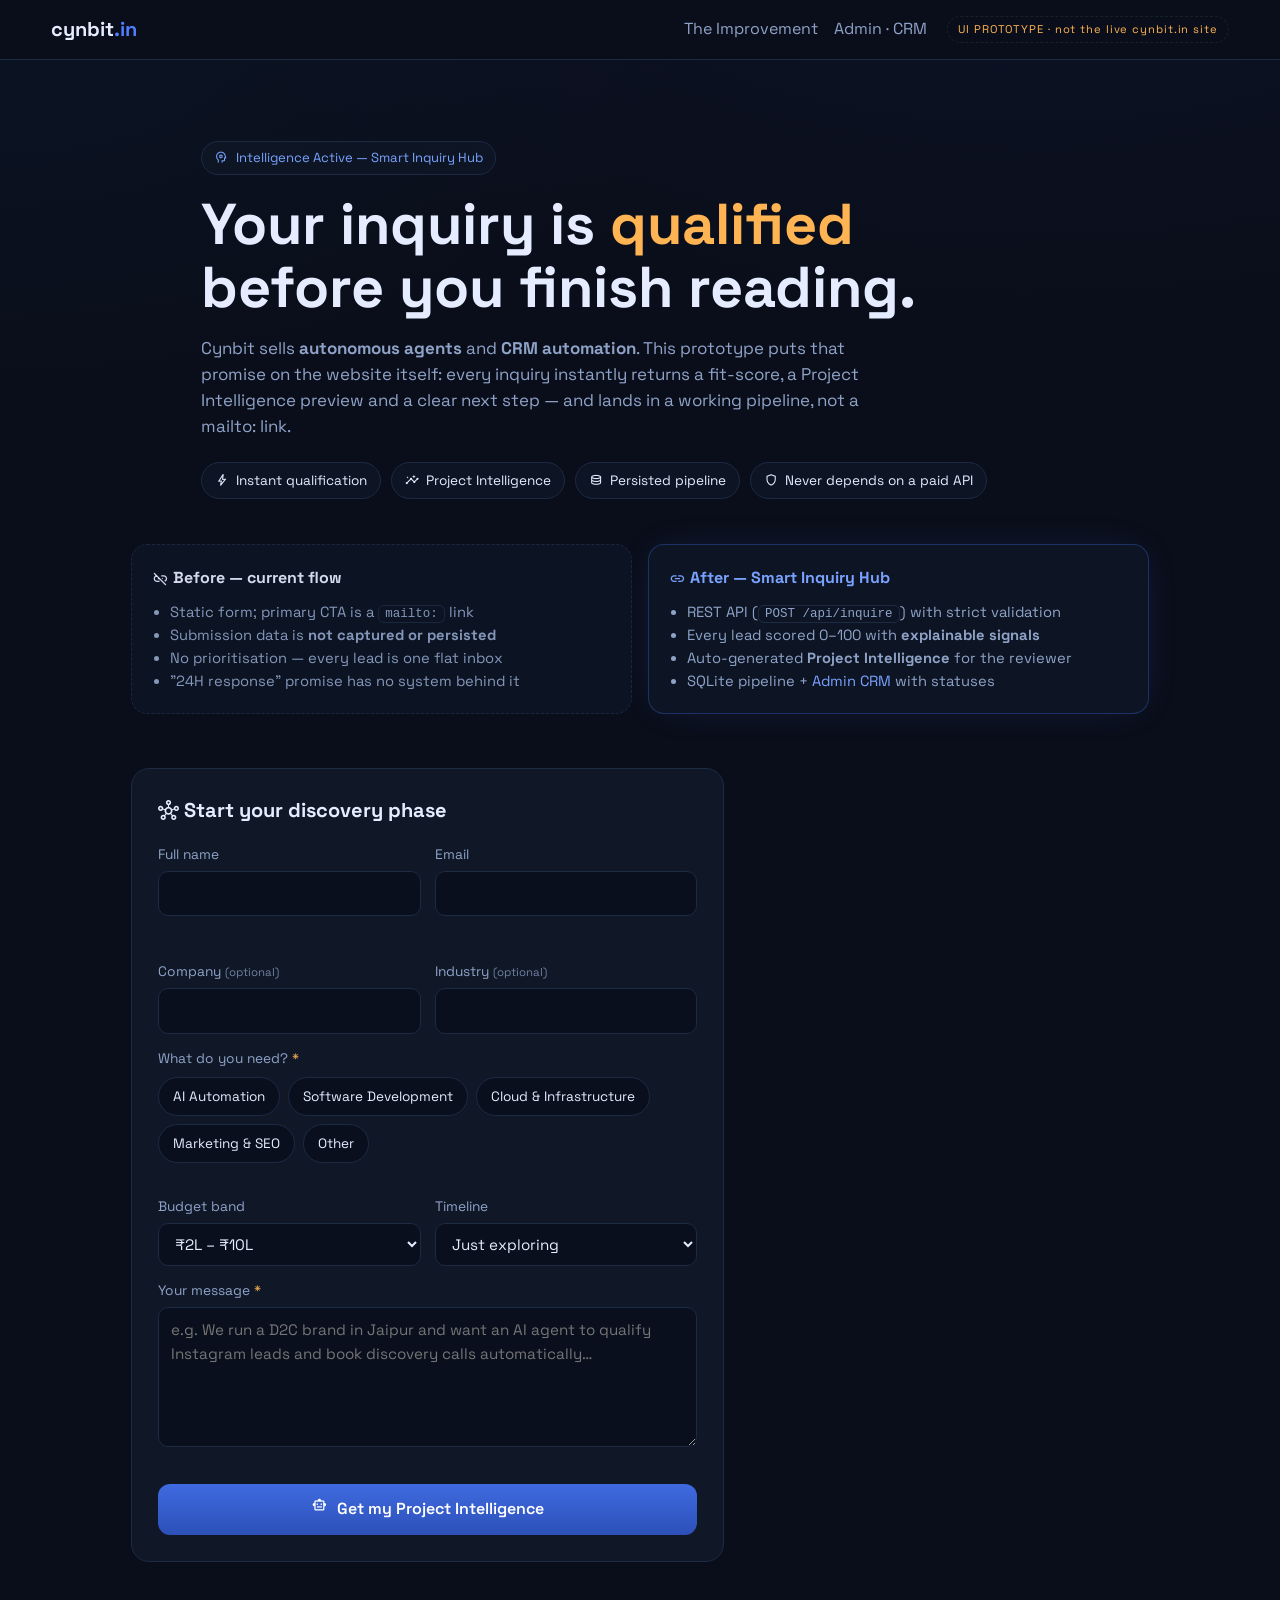
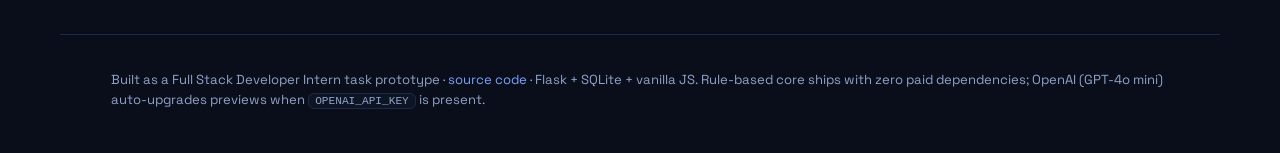
<file: templates/index.html>
<!DOCTYPE html>
<html lang="en">
<head>
<meta charset="UTF-8">
<meta name="viewport" content="width=device-width, initial-scale=1.0">
<title>Cynbit Smart Inquiry Hub — Prototype</title>
<link rel="preconnect" href="https://fonts.googleapis.com">
<link href="https://fonts.googleapis.com/css2?family=Space+Grotesk:wght@400;500;600;700&family=Material+Symbols+Outlined:opsz,wght,FILL@20..48,300..500,0..1&display=swap" rel="stylesheet">
<link rel="stylesheet" href="/static/style.css">
</head>
<body>

<nav class="nav">
  <a class="logo" href="/">cynbit<span>.in</span></a>
  <div class="nav-links">
    <a href="#improvement">The Improvement</a>
    <a href="/admin">Admin · CRM</a>
  </div>
  <span class="proto-badge">UI PROTOTYPE · not the live cynbit.in site</span>
</nav>

<header class="hero">
  <div class="hero-eyebrow"><span class="material-symbols-outlined">psychology</span> Intelligence Active — Smart Inquiry Hub</div>
  <h1>Your inquiry is <em>qualified</em><br>before you finish reading.</h1>
  <p class="lede">Cynbit sells <strong>autonomous agents</strong> and <strong>CRM automation</strong>. This prototype puts that promise on the website itself: every inquiry instantly returns a fit-score, a Project Intelligence preview and a clear next step — and lands in a working pipeline, not a mailto: link.</p>
  <div class="hero-chips">
    <span class="chip"><span class="material-symbols-outlined">bolt</span>Instant qualification</span>
    <span class="chip"><span class="material-symbols-outlined">insights</span>Project Intelligence</span>
    <span class="chip"><span class="material-symbols-outlined">database</span>Persisted pipeline</span>
    <span class="chip"><span class="material-symbols-outlined">shield</span>Never depends on a paid API</span>
  </div>
</header>

<section class="compare" id="improvement">
  <div class="cards">
    <div class="card before">
      <h3><span class="material-symbols-outlined">link_off</span> Before — current flow</h3>
      <ul>
        <li>Static form; primary CTA is a <code>mailto:</code> link</li>
        <li>Submission data is <strong>not captured or persisted</strong></li>
        <li>No prioritisation — every lead is one flat inbox</li>
        <li>"24H response" promise has no system behind it</li>
      </ul>
    </div>
    <div class="card after">
      <h3><span class="material-symbols-outlined">link</span> After — Smart Inquiry Hub</h3>
      <ul>
        <li>REST API (<code>POST /api/inquire</code>) with strict validation</li>
        <li>Every lead scored 0–100 with <strong>explainable signals</strong></li>
        <li>Auto-generated <strong>Project Intelligence</strong> for the reviewer</li>
        <li>SQLite pipeline + <a href="/admin">Admin CRM</a> with statuses</li>
      </ul>
    </div>
  </div>
</section>

<main class="hub">
  <div class="form-wrap">
    <h2><span class="material-symbols-outlined">hub</span> Start your discovery phase</h2>
    <form id="inquiry" novalidate>
      <div class="grid">
        <label>Full name
          <input id="name" name="name" type="text" autocomplete="name" required>
          <span class="err" data-err-for="name"></span>
        </label>
        <label>Email
          <input id="email" name="email" type="email" autocomplete="email" required>
          <span class="err" data-err-for="email"></span>
        </label>
        <label>Company <small>(optional)</small>
          <input id="company" name="company" type="text" autocomplete="organization">
        </label>
        <label>Industry <small>(optional)</small>
          <input id="industry" name="industry" type="text">
        </label>
      </div>

      <div class="chips-group" data-field="service">
        <span class="chips-label">What do you need? <span class="req">*</span></span>
        <div class="chips" id="serviceChips">
          <button type="button" data-value="AI Automation">AI Automation</button>
          <button type="button" data-value="Software Development">Software Development</button>
          <button type="button" data-value="Cloud & Infrastructure">Cloud & Infrastructure</button>
          <button type="button" data-value="Marketing & SEO">Marketing & SEO</button>
          <button type="button" data-value="Other">Other</button>
        </div>
        <span class="err" data-err-for="service"></span>
      </div>

      <div class="grid">
        <label>Budget band
          <select id="budget" name="budget">
            <option>Under ₹50k</option>
            <option>₹50k – ₹2L</option>
            <option selected>₹2L – ₹10L</option>
            <option>₹10L+</option>
            <option>Not sure yet</option>
          </select>
        </label>
        <label>Timeline
          <select id="timeline" name="timeline">
            <option>ASAP / this month</option>
            <option>1–3 months</option>
            <option>3–6 months</option>
            <option selected>Just exploring</option>
          </select>
        </label>
      </div>

      <label>Your message <span class="req">*</span>
        <textarea id="message" name="message" rows="5" maxlength="3000"
          placeholder="e.g. We run a D2C brand in Jaipur and want an AI agent to qualify Instagram leads and book discovery calls automatically…"></textarea>
        <span class="err" data-err-for="message"></span>
      </label>

      <!-- honeypot for bots -->
      <input type="text" id="website_hp" name="website" tabindex="-1" autocomplete="off" class="hp">

      <button class="submit" id="submitBtn" type="submit">
        <span class="material-symbols-outlined">smart_toy</span>
        Get my Project Intelligence
      </button>
    </form>
  </div>

  <aside class="result" id="resultCard" hidden>
    <div class="score-ring">
      <svg viewBox="0 0 120 120" role="img" aria-label="Lead score">
        <circle class="ring-bg" cx="60" cy="60" r="52"/>
        <circle class="ring-fg" id="ringFg" cx="60" cy="60" r="52"/>
      </svg>
      <div class="score-num"><span id="scoreVal">0</span><small>/100</small></div>
      <div class="tier" id="tierBadge">—</div>
    </div>

    <section class="intel">
      <h4><span class="material-symbols-outlined">psychology_alt</span> Project Intelligence
        <span class="src" id="srcBadge">rule-engine</span></h4>
      <p id="intelText">—</p>
    </section>

    <section class="nextstep">
      <h4><span class="material-symbols-outlined">flag</span> Next step</h4>
      <p id="nextStepText">—</p>
    </section>

    <details class="signals">
      <summary>Why this score? <small>(explainable, honest)</small></summary>
      <ul id="signalsList"></ul>
    </details>

    <p class="saved"><span class="material-symbols-outlined">check_circle</span> Saved to pipeline · lead <b id="leadId">#—</b> · visible in <a href="/admin">Admin CRM</a></p>
    <p class="disclaimer">Scores are transparent rules — never a black box. A human reviewer always decides.</p>
  </aside>
</main>

<footer>
  <p>Built as a Full Stack Developer Intern task prototype · <a href="https://github.com/varunjain2409/cynbit-smart-inquiry-hub">source code</a> · Flask + SQLite + vanilla JS. Rule-based core ships with zero paid dependencies; OpenAI (GPT-4o mini) auto-upgrades previews when <code>OPENAI_API_KEY</code> is present.</p>
</footer>

<script src="/static/app.js"></script>
</body>
</html>
</file>
<file: static/style.css>
/* Cynbit Smart Inquiry Hub — prototype UI
   Palette & typography aligned with cynbit.in (dark, code-cadenced). */

:root{
  --bg:#0a0e1a; --panel:#101828; --panel2:#0d1524; --line:#1d2a44;
  --text:#e6ecff; --muted:#8fa3c8; --accent:#4f7dff; --accent2:#7aa2ff;
  --gold:#ffb454; --hot:#ff6b6b; --warm:#ffb454; --expl:#64d2a5; --ok:#64d2a5;
}

*{box-sizing:border-box}
html{scroll-behavior:smooth}
body{
  margin:0; background:
    radial-gradient(900px 500px at 80% -10%, #16224a55, transparent),
    radial-gradient(700px 400px at 0% 0%, #0e2a4a33, transparent),
    var(--bg);
  color:var(--text);
  font-family:'Space Grotesk', system-ui, sans-serif;
  line-height:1.55;
}
a{color:var(--accent2); text-decoration:none}
a:hover{text-decoration:underline}
code{background:#0d1524; border:1px solid var(--line); border-radius:6px; padding:1px 6px; font-size:.85em}
.material-symbols-outlined{vertical-align:-4px; font-size:1.05em}

/* nav */
.nav{display:flex; align-items:center; gap:20px; padding:14px 4vw; border-bottom:1px solid var(--line); position:sticky; top:0; background:#0a0e1acc; backdrop-filter:blur(8px); z-index:5}
.nav .logo{font-weight:700; font-size:1.25rem; color:var(--text); text-decoration:none}
.nav .logo span{color:var(--accent)}
.nav-links{display:flex; gap:16px; margin-left:auto}
.nav-links a{color:var(--muted)}
.nav .proto-badge{font-size:.7rem; letter-spacing:.08em; color:var(--gold); border:1px dashed #6a52; padding:4px 10px; border-radius:99px}

/* hero */
.hero{max-width:980px; margin:9vh auto 4vh; padding:0 4vw}
.hero-eyebrow{display:inline-flex; gap:8px; align-items:center; color:var(--accent2); border:1px solid var(--line); background:#101828aa; padding:6px 12px; border-radius:999px; font-size:.82rem; margin-bottom:18px}
.hero h1{font-size:clamp(2rem, 5.2vw, 3.6rem); line-height:1.08; margin:0 0 14px}
.hero h1 em{font-style:normal; color:var(--gold); position:relative}
.lede{color:var(--muted); font-size:1.06rem; max-width:62ch}
.hero-chips{display:flex; flex-wrap:wrap; gap:10px; margin-top:22px}
.chip{display:inline-flex; gap:7px; align-items:center; font-size:.85rem; color:var(--text); border:1px solid var(--line); background:var(--panel2); padding:7px 13px; border-radius:999px}

/* before/after */
.compare{max-width:1120px; margin:5vh auto; padding:0 4vw}
.cards{display:grid; grid-template-columns:1fr 1fr; gap:16px}
.card{border:1px solid var(--line); border-radius:16px; padding:20px; background:var(--panel2)}
.card h3{margin:.1rem 0 .6rem; font-size:1rem}
.card ul{margin:0; padding-left:18px; color:var(--muted); font-size:.92rem}
.card.before{opacity:.92; border-style:dashed}
.card.after{border-color:#335ec966; box-shadow:0 0 40px -12px #4f7dff33}
.card.after h3{color:var(--accent2)}

/* hub layout */
.hub{display:grid; grid-template-columns:minmax(0,1.25fr) minmax(300px,.85fr); gap:22px; max-width:1120px; margin:6vh auto 8vh; padding:0 4vw}
.form-wrap{border:1px solid var(--line); border-radius:18px; background:var(--panel); padding:26px}
.form-wrap h2{margin:0 0 18px; font-size:1.25rem}
.grid{display:grid; grid-template-columns:1fr 1fr; gap:14px}
label{display:block; font-size:.86rem; color:var(--muted); margin-bottom:14px}
small{opacity:.75}
input, select, textarea{
  width:100%; margin-top:6px; background:#0a0f1e; border:1px solid var(--line);
  color:var(--text); border-radius:10px; padding:10px 12px; font:inherit; font-size:.95rem;
}
input:focus, select:focus, textarea:focus{outline:2px solid var(--accent); outline-offset:1px; border-color:transparent}
textarea{resize:vertical}
.err{display:block; color:#ff8f8f; font-size:.78rem; min-height:1em; margin-top:4px}
.chips-group{margin-bottom:16px}
.chips-label{display:block; font-size:.86rem; color:var(--muted); margin-bottom:8px}
.chips{display:flex; flex-wrap:wrap; gap:8px}
.chips button{
  cursor:pointer; font:inherit; font-size:.85rem; color:var(--text);
  background:#0a0f1e; border:1px solid var(--line); border-radius:999px; padding:8px 14px;
  transition:.15s ease;
}
.chips button:hover{border-color:var(--accent)}
.chips button.on{background:#1d3a8a44; border-color:var(--accent); color:#e8efff}
.req{color:var(--gold)}
.hp{position:absolute; left:-9999px; height:0; opacity:0}
.submit{
  width:100%; cursor:pointer; margin-top:6px; font:inherit; font-weight:600;
  color:#fff; background:linear-gradient(180deg,#3f6ae0,#2c50b8);
  border:0; border-radius:12px; padding:13px 18px; display:flex; gap:9px; justify-content:center;
}
.submit:hover{filter:brightness(1.08)}
.submit[disabled]{opacity:.55; cursor:progress}

/* result */
.result{border:1px solid var(--line); border-radius:18px; background:var(--panel); padding:26px; align-self:start; position:sticky; top:90px}
.score-ring{position:relative; width:170px; margin:2px auto 12px; text-align:center}
.ring-bg, .ring-fg{fill:none; stroke-width:10; transform:rotate(-90deg); transform-origin:50% 50%}
.ring-bg{stroke:#1d2a44}
.ring-fg{stroke:var(--accent); stroke-linecap:round; stroke-dasharray:327; stroke-dashoffset:327; transition:stroke-dashoffset 1s ease}
.score-num{position:absolute; inset:38px 0 34px}
.score-num span{font-size:2.1rem; font-weight:700}
.score-num small{color:var(--muted)}
.tier{position:absolute; bottom:26px; width:100%; font-size:.78rem; letter-spacing:.12em; text-transform:uppercase; color:var(--muted)}
.tier.hot{color:var(--hot)} .tier.warm{color:var(--warm)} .tier.exploring{color:var(--expl)}
section h4{margin:10px 0 4px; font-size:.95rem}
.intel p, .nextstep p{margin:0 0 6px; color:var(--muted); font-size:.92rem}
.src{font-size:.68rem; border:1px solid var(--line); border-radius:99px; padding:2px 9px; color:var(--accent2); vertical-align:1px}
.nextstep{border-top:1px solid var(--line)}
.signals{margin:12px 0; border:1px solid var(--line); border-radius:12px; padding:10px 14px; font-size:.85rem; color:var(--muted)}
.signals ul{margin:8px 0 2px; padding-left:18px}
.saved{color:var(--ok); font-size:.86rem}
.disclaimer{color:var(--muted); font-size:.78rem}

/* admin */
body.admin .admin-hero{max-width:1160px; margin:5vh auto 2vh; padding:0 4vw}
.admin-hero h1{margin:0 0 4px; font-size:1.7rem}
.admin-hero p{margin:0; color:var(--muted)}
.stat-grid{display:grid; grid-template-columns:repeat(6,1fr); gap:12px; max-width:1160px; margin:0 auto; padding:0 4vw}
.stat{border:1px solid var(--line); background:var(--panel); border-radius:14px; padding:14px; text-align:center}
.stat-num{display:block; font-size:1.5rem; font-weight:700}
.stat-lbl{font-size:.75rem; color:var(--muted)}
.stat.hot .stat-num{color:var(--hot)} .stat.warm .stat-num{color:var(--warm)} .stat.expl .stat-num{color:var(--expl)}
.toolbar{display:flex; gap:10px; max-width:1160px; margin:16px auto; padding:0 4vw}
.toolbar input{flex:1; margin-top:0}
.toolbar select{margin-top:0; width:auto}
.ghost{cursor:pointer; font:inherit; color:var(--text); background:var(--panel); border:1px solid var(--line); border-radius:10px; padding:8px 14px; display:inline-flex; gap:6px; align-items:center}
.lead-table-wrap{max-width:1160px; margin:0 auto 8vh; padding:0 4vw; overflow-x:auto}
.lead-table{width:100%; border-collapse:collapse; font-size:.86rem}
.lead-table th{text-align:left; color:var(--muted); font-size:.72rem; text-transform:uppercase; letter-spacing:.08em; border-bottom:1px solid var(--line); padding:10px 8px}
.lead-table td{border-bottom:1px solid var(--line); padding:12px 8px; vertical-align:top}
.lead-table .msg small{color:var(--muted)}
.lead-table details{margin-top:6px}
.lead-table summary{cursor:pointer; color:var(--accent2)}
.intel-mini{color:var(--muted); padding:8px 0}
.empty{text-align:center; color:var(--muted); padding:26px}
.pill{display:inline-block; border-radius:999px; padding:4px 11px; font-size:.78rem; font-weight:600}
.pill.hot{background:#ff6b6b22; color:var(--hot); border:1px solid #ff6b6b55}
.pill.warm{background:#ffb45422; color:var(--warm); border:1px solid #ffb45455}
.pill.exploring{background:#64d2a522; color:var(--expl); border:1px solid #64d2a555}
select.statusSel{width:auto; margin-top:0; padding:6px 10px; font-size:.8rem}

/* footer */
footer{border-top:1px solid var(--line); padding:22px 4vw 30px; color:var(--muted); font-size:.82rem; max-width:1160px; margin:0 auto}

@media (max-width:940px){
  .hub{grid-template-columns:1fr}
  .result{position:static}
  .cards,.grid{grid-template-columns:1fr}
  .stat-grid{grid-template-columns:repeat(3,1fr)}
}
</file>
